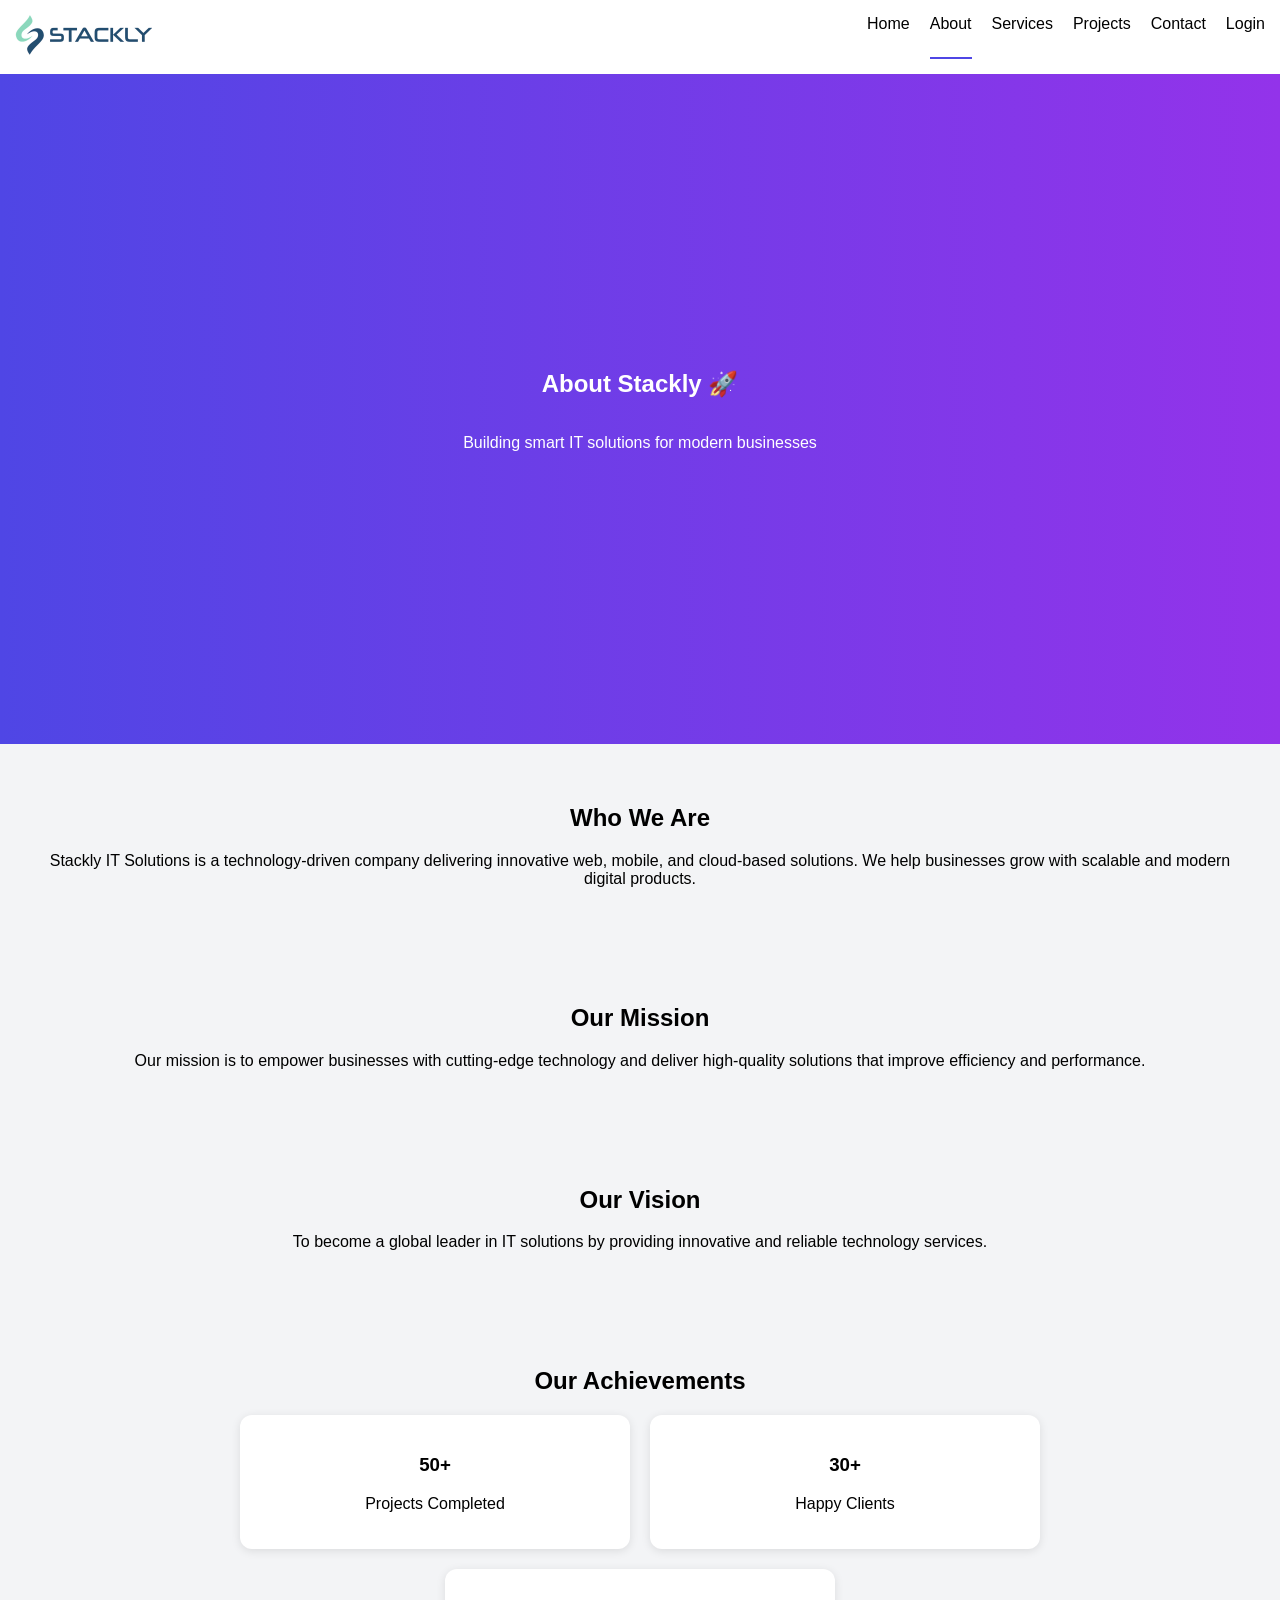
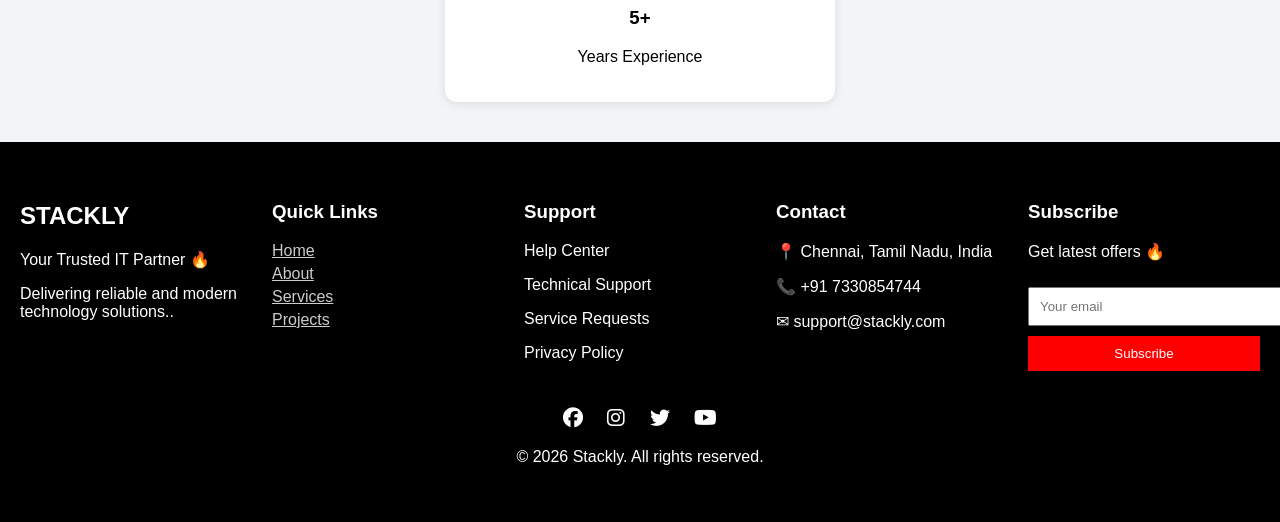
<file: about.html>
<!DOCTYPE html>
<html lang="en">
<head>
  <meta charset="UTF-8">
  <title>About - Stackly IT Solutions</title>
  <meta name="viewport" content="width=device-width, initial-scale=1.0">

  <!-- CSS -->
  <link rel="stylesheet" href="style.css">

  <!-- Font Awesome -->
  <link rel="stylesheet" href="https://cdnjs.cloudflare.com/ajax/libs/font-awesome/6.5.0/css/all.min.css">
</head>

<body>

<!-- 🔥 NAVBAR -->
<header>
  <div class="logo">
      <img src="images/stackly.logo.jpeg" alt="Stackly Logo">

  </div>
  <div class="menu-toggle" id="menu-toggle">☰</div>

  <nav id="nav">
    <a href="./index.html">Home</a>
    <a href="./about.html" class="active">About</a>
    <a href="./services.html">Services</a>
    <a href="./projects.html">Projects</a>
    <a href="./contact.html">Contact</a>
    <a href="login.html">Login</a>
  </nav>
</header>

<!-- 🔥 HERO -->
<section class="hero">
  <h1>About Stackly 🚀</h1>
  <p>Building smart IT solutions for modern businesses</p>
</section>

<!-- 🔥 CONTENT -->
<section class="section">
  <h2>Who We Are</h2>
  <p>
    Stackly IT Solutions is a technology-driven company delivering innovative web,
    mobile, and cloud-based solutions. We help businesses grow with scalable and
    modern digital products.
  </p>
</section>

<section class="section">
  <h2>Our Mission</h2>
  <p>
    Our mission is to empower businesses with cutting-edge technology and deliver
    high-quality solutions that improve efficiency and performance.
  </p>
</section>

<section class="section">
  <h2>Our Vision</h2>
  <p>
    To become a global leader in IT solutions by providing innovative and reliable
    technology services.
  </p>
</section>

<!-- 🔥 STATS -->
<section class="section">
  <h2>Our Achievements</h2>

  <div class="grid">
    <div class="card">
      <h3>50+</h3>
      <p>Projects Completed</p>
    </div>

    <div class="card">
      <h3>30+</h3>
      <p>Happy Clients</p>
    </div>

    <div class="card">
      <h3>5+</h3>
      <p>Years Experience</p>
    </div>
  </div>
</section>

<!-- 🔥 FOOTER -->
<footer class="footer">
  <div class="footer-container">

    <div class="footer-box">
      <h2>STACKLY</h2>
       <p>Your Trusted IT Partner  🔥</p>
       <p>Delivering reliable and modern technology solutions..</p>
    </div>

    <div class="footer-box">
      <h3>Quick Links</h3>
      <a href="./index.html">Home</a>
      <a href="./about.html">About</a>
      <a href="./services.html">Services</a>
      <a href="./projects.html">Projects</a>
    </div>

    <div class="footer-box">
      <h3>Support</h3>
      <p>Help Center</p>
      <p>Technical Support</p>
       <p>Service Requests</p>
       <p>Privacy Policy</p>
    </div>

    <div class="footer-box">
      <h3>Contact</h3>
      <p>📍 Chennai, Tamil Nadu, India</p>
      <p>📞 +91 7330854744</p>
      <p>✉ support@stackly.com</p>
    </div>

    <div class="footer-box">
      <h3>Subscribe</h3>
      <p>Get latest offers 🔥</p>
      <input type="email" placeholder="Your email">
      <button>Subscribe</button>
    </div>

  </div>

  <!-- Social -->
  <div class="social">
    <i class="fab fa-facebook"></i>
    <i class="fab fa-instagram"></i>
    <i class="fab fa-twitter"></i>
    <i class="fab fa-youtube"></i>
  </div>

  <p class="copyright">
    © 2026 Stackly. All rights reserved.
  </p>
</footer>

<!-- JS -->
<script src="script.js"></script>

</body>
</html>
</file>
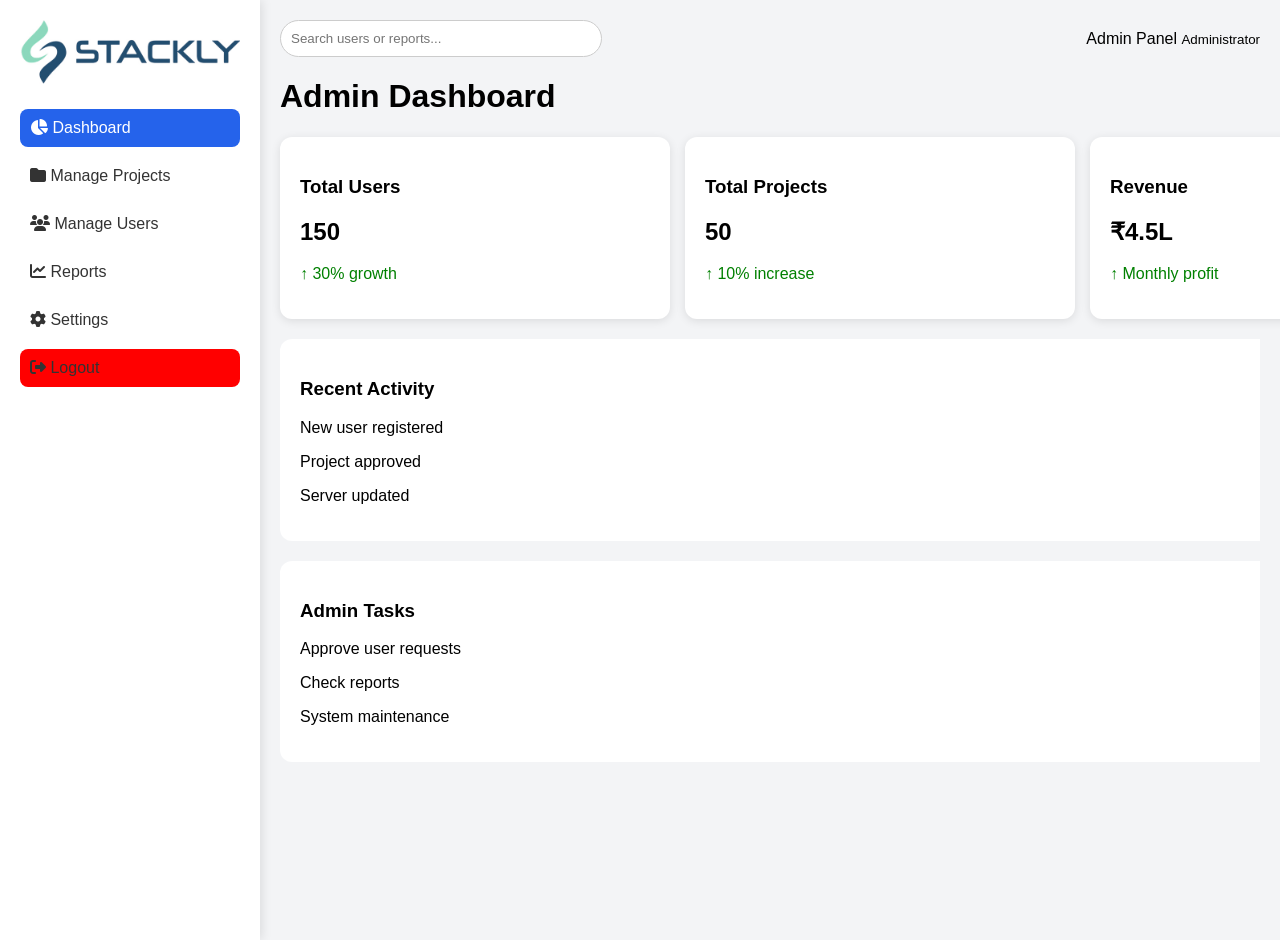
<file: admin-dashboard.html>
<!DOCTYPE html>
<html lang="en">
<head>
  <meta charset="UTF-8">
  <title>Admin Dashboard</title>
  <meta name="viewport" content="width=device-width, initial-scale=1.0">

  <link rel="stylesheet" href="style.css">

  <!-- Icons -->
  <link rel="stylesheet" href="https://cdnjs.cloudflare.com/ajax/libs/font-awesome/6.5.0/css/all.min.css">
</head>

<body>

<div class="dashboard">

  <!-- SIDEBAR -->
  <aside class="sidebar">
    <img src="images/stackly.logo.jpeg" class="logo">

    <a class="active"><i class="fa fa-chart-pie"></i> Dashboard</a>
    <a href="404.html"><i class="fa fa-folder"></i> Manage Projects</a>
    <a href="404.html"><i class="fa fa-users"></i> Manage Users</a>
    <a href="404.html"><i class="fa fa-chart-line"></i> Reports</a>
    <a href="404.html"><i class="fa fa-cog"></i> Settings</a>

    <a class="logout" onclick="logout()"><i class="fa fa-sign-out-alt"></i> Logout</a>
  </aside>

  <!-- MAIN -->
  <main class="main">

    <!-- TOP BAR -->
    <div class="topbar">
      <input type="text" placeholder="Search users or reports...">

      <div class="profile">
        <span>Admin Panel</span>
        <small>Administrator</small>
      </div>
    </div>

    <h1>Admin Dashboard</h1>

    <!-- CARDS -->
    <div class="cards">

      <div class="card">
        <h3>Total Users</h3>
        <h2>150</h2>
        <p class="green">↑ 30% growth</p>
      </div>

      <div class="card">
        <h3>Total Projects</h3>
        <h2>50</h2>
        <p class="green">↑ 10% increase</p>
      </div>

      <div class="card">
        <h3>Revenue</h3>
        <h2>₹4.5L</h2>
        <p class="green">↑ Monthly profit</p>
      </div>

    </div>

    <!-- CONTENT -->
    <div class="content">

      <div class="box">
        <h3>Recent Activity</h3>
        <p>New user registered</p>
        <p>Project approved</p>
        <p>Server updated</p>
      </div>

      <div class="box">
        <h3>Admin Tasks</h3>
        <p>Approve user requests</p>
        <p>Check reports</p>
        <p>System maintenance</p>
      </div>

    </div>

  </main>

</div>

<script src="script.js"></script>
</body>
</html>
</file>
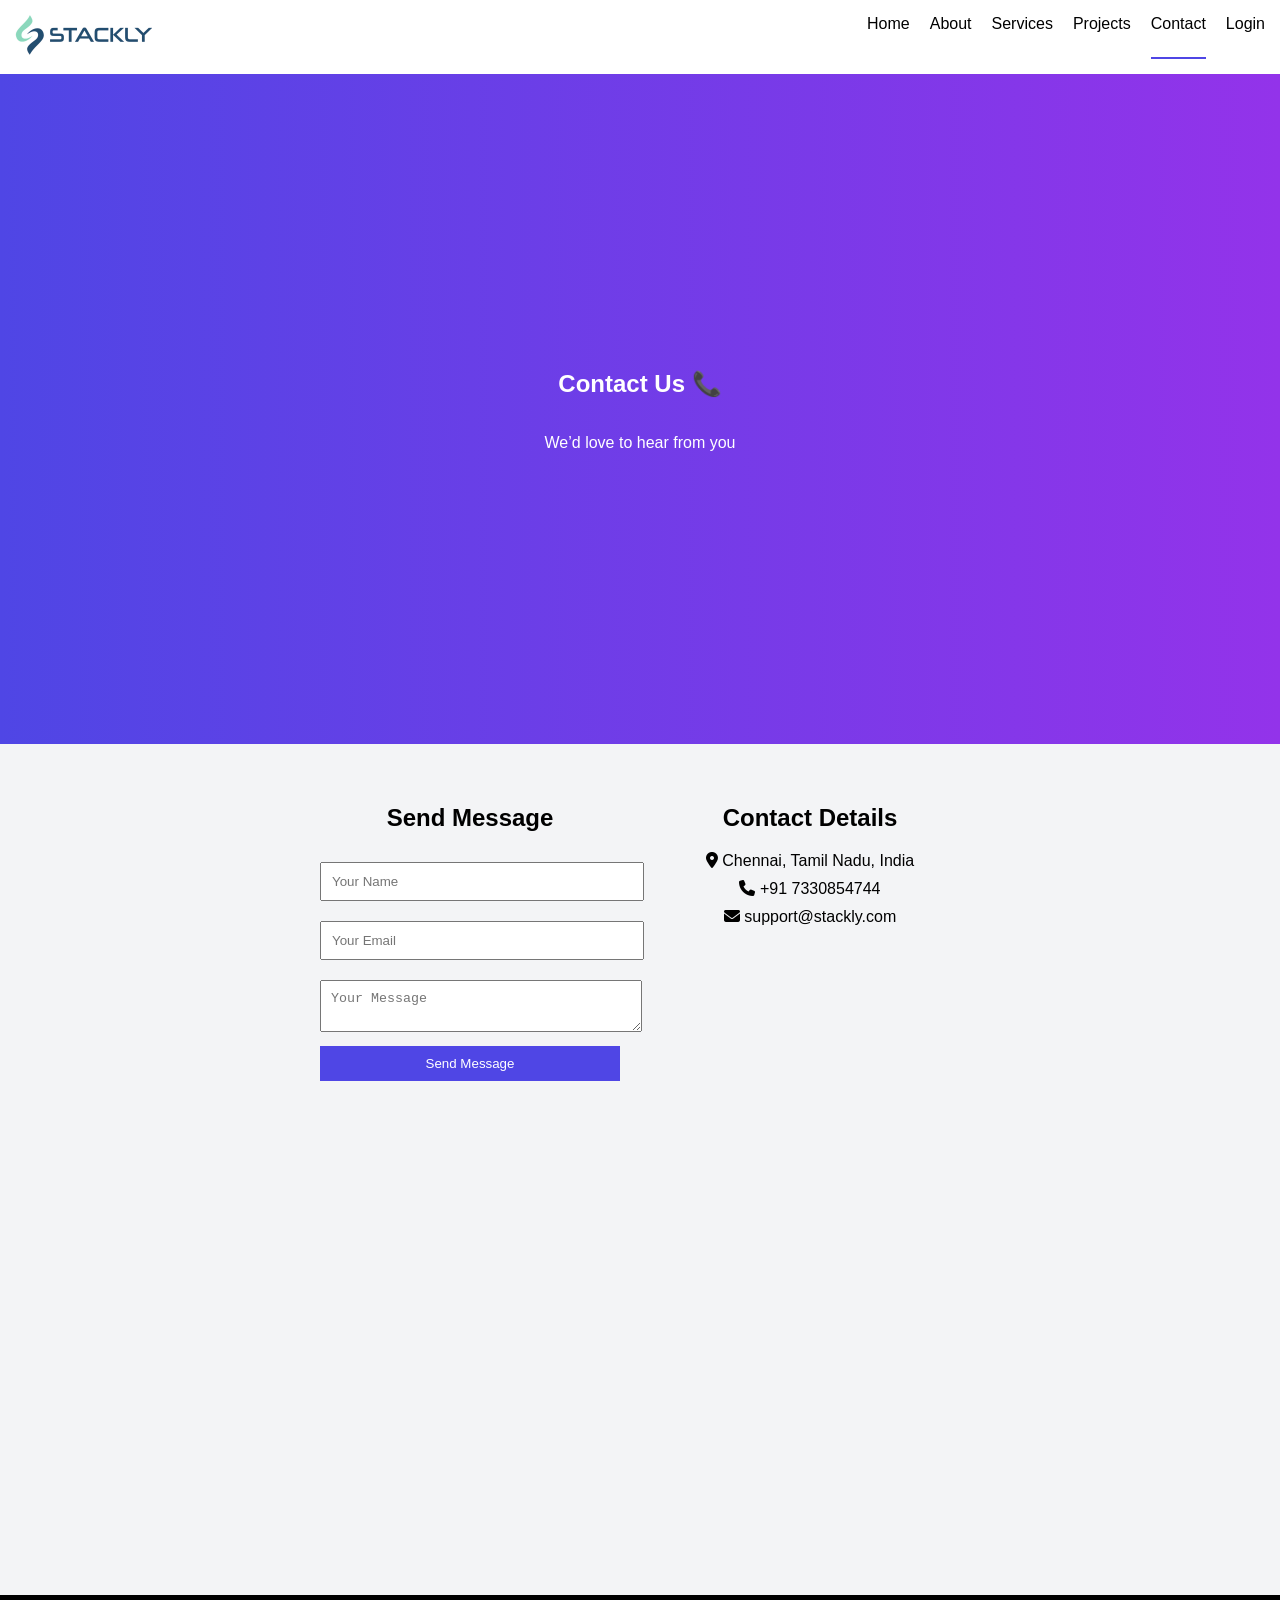
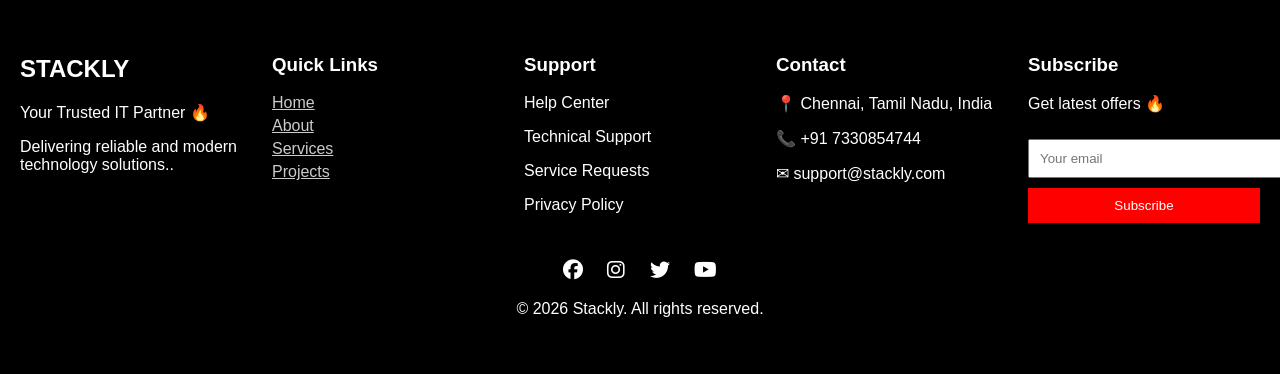
<file: contact.html>
<!DOCTYPE html>
<html lang="en">
<head>
  <meta charset="UTF-8">
  <title>Contact - Stackly IT Solutions</title>
  <meta name="viewport" content="width=device-width, initial-scale=1.0">

  <!-- CSS -->
  <link rel="stylesheet" href="style.css">

  <!-- Icons -->
  <link rel="stylesheet" href="https://cdnjs.cloudflare.com/ajax/libs/font-awesome/6.5.0/css/all.min.css">
</head>

<body>

<!-- 🔥 NAVBAR -->
<header>
  <div class="logo">
      <img src="images/stackly.logo.jpeg" alt="Stackly Logo">

  </div>
  <div class="menu-toggle" id="menu-toggle">☰</div>

  <nav id="nav">
    <a href="index.html">Home</a>
    <a href="about.html">About</a>
    <a href="services.html">Services</a>
    <a href="projects.html">Projects</a>
    <a href="contact.html" class="active">Contact</a>
    <a href="login.html">Login</a>
  </nav>
</header>

<!-- 🔥 HERO -->
<section class="hero">
  <h1>Contact Us 📞</h1>
  <p>We’d love to hear from you</p>
</section>

<!-- 🔥 CONTACT SECTION -->
<section class="section contact-container">

  <!-- Form -->
  <div class="contact-form">
    <h2>Send Message</h2>

    <input type="text" id="name" placeholder="Your Name">
    <input type="email" id="email" placeholder="Your Email">
    <textarea id="message" placeholder="Your Message"></textarea>

    <button onclick="sendMessage()">Send Message</button>
  </div>

  <!-- Contact Info -->
  <div class="contact-info">
    <h2>Contact Details</h2>

    <p><i class="fas fa-map-marker-alt"></i> Chennai, Tamil Nadu, India</p>
    <p><i class="fas fa-phone"></i> +91 7330854744</p>
    <p><i class="fas fa-envelope"></i> support@stackly.com</p>
  </div>

</section>

<!-- 🔥 GOOGLE MAP -->
<section class="map">
  <iframe 
     src="https://www.google.com/maps/embed?pb=!1m16!1m12!1m3!1d15225.000034506384!2d78.37551064700321!3d17.447744035193455!2m3!1f0!2f0!3f0!3m2!1i1024!2i768!4f13.1!2m1!1ssecond%20floor%20samridhi%20vasyam%20madhapur%20hyderabad!5e0!3m2!1sen!2sin!4v1776854431722!5m2!1sen!2sin" width="100%" height="450" style="border:0;" allowfullscreen="" loading="lazy" referrerpolicy="no-referrer-when-downgrade"></src=>
    width="100%" height="300" style="border:0;">
  </iframe>
</section>

<!-- 🔥 FOOTER -->
<footer class="footer">
  <div class="footer-container">

    <div class="footer-box">
      <h2>STACKLY</h2>
      <p>Your Trusted IT Partner  🔥</p>
      <p>Delivering reliable and modern technology solutions..</p>
    </div>

    <div class="footer-box">
      <h3>Quick Links</h3>
      <a href="index.html">Home</a>
      <a href="about.html">About</a>
      <a href="services.html">Services</a>
      <a href="projects.html">Projects</a>
    </div>

    <div class="footer-box">
      <h3>Support</h3>
      <p>Help Center</p>
      <p>Technical Support</p>
      <p>Service Requests</p>
      <p>Privacy Policy</p>
    </div>

    <div class="footer-box">
      <h3>Contact</h3>
      <p>📍 Chennai, Tamil Nadu, India</p>
      <p>📞 +91 7330854744</p>
      <p>✉ support@stackly.com</p>
    </div>

    <div class="footer-box">
      <h3>Subscribe</h3>
      <p>Get latest offers 🔥</p>
      <input type="email" placeholder="Your email">
      <button>Subscribe</button>
    </div>

  </div>

  <div class="social">
    <i class="fab fa-facebook"></i>
    <i class="fab fa-instagram"></i>
    <i class="fab fa-twitter"></i>
    <i class="fab fa-youtube"></i>
  </div>

  <p class="copyright">
    © 2026 Stackly. All rights reserved.
  </p>
</footer>

<script src="script.js"></script>

<script>
function sendMessage() {
  let name = document.getElementById("name").value;
  let email = document.getElementById("email").value;
  let message = document.getElementById("message").value;

  if(name === "" || email === "" || message === ""){
    alert("Please fill all fields!");
  } else {
    alert("Message sent successfully!");
  }
}
</script>

</body>
</html>
</file>
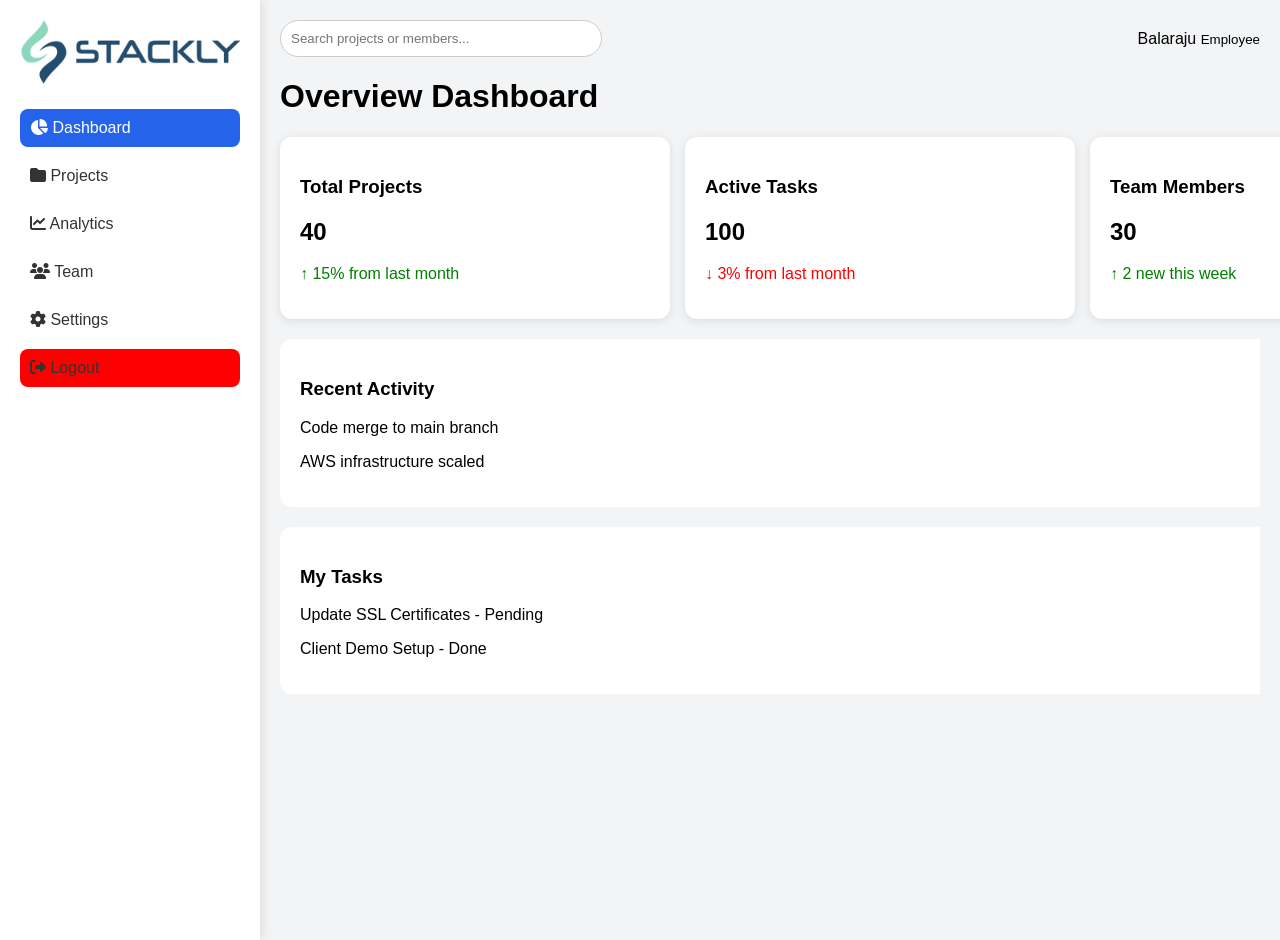
<file: employee-dashboard.html>
<!DOCTYPE html>
<html lang="en">
<head>
  <meta charset="UTF-8">
  <title>Employee Dashboard</title>
  <meta name="viewport" content="width=device-width, initial-scale=1.0">

  <link rel="stylesheet" href="style.css">

  <!-- Icons -->
  <link rel="stylesheet" href="https://cdnjs.cloudflare.com/ajax/libs/font-awesome/6.5.0/css/all.min.css">
</head>

<body>

<div class="dashboard">

  <!-- SIDEBAR -->
  <aside class="sidebar">
    <img src="images/stackly.logo.jpeg" class="logo">

    <a class="active"><i class="fa fa-chart-pie"></i> Dashboard</a>
    <a href="404.html"><i class="fa fa-folder"></i> Projects</a>
    <a href="404.html"><i class="fa fa-chart-line"></i> Analytics</a>
    <a href="404.html"><i class="fa fa-users"></i> Team</a>
    <a href="404.html"><i class="fa fa-cog"></i> Settings</a>

    <a class="logout" onclick="logout()"><i class="fa fa-sign-out-alt"></i> Logout</a>
  </aside>

  <!-- MAIN -->
  <main class="main">

    <!-- TOP BAR -->
    <div class="topbar">
      <input type="text" placeholder="Search projects or members...">

      <div class="profile">
        <span>Balaraju</span>
        <small>Employee</small>
      </div>
    </div>

    <h1>Overview Dashboard</h1>

    <!-- CARDS -->
    <div class="cards">

      <div class="card">
        <h3>Total Projects</h3>
        <h2>40</h2>
        <p class="green">↑ 15% from last month</p>
      </div>

      <div class="card">
        <h3>Active Tasks</h3>
        <h2>100</h2>
        <p class="red">↓ 3% from last month</p>
      </div>

      <div class="card">
        <h3>Team Members</h3>
        <h2>30</h2>
        <p class="green">↑ 2 new this week</p>
      </div>

    </div>

    <!-- CONTENT -->
    <div class="content">

      <div class="box">
        <h3>Recent Activity</h3>
        <p>Code merge to main branch</p>
        <p>AWS infrastructure scaled</p>
      </div>

      <div class="box">
        <h3>My Tasks</h3>
        <p>Update SSL Certificates - Pending</p>
        <p>Client Demo Setup - Done</p>
      </div>

    </div>

  </main>

</div>

<script src="script.js"></script>
</body>
</html>
</file>
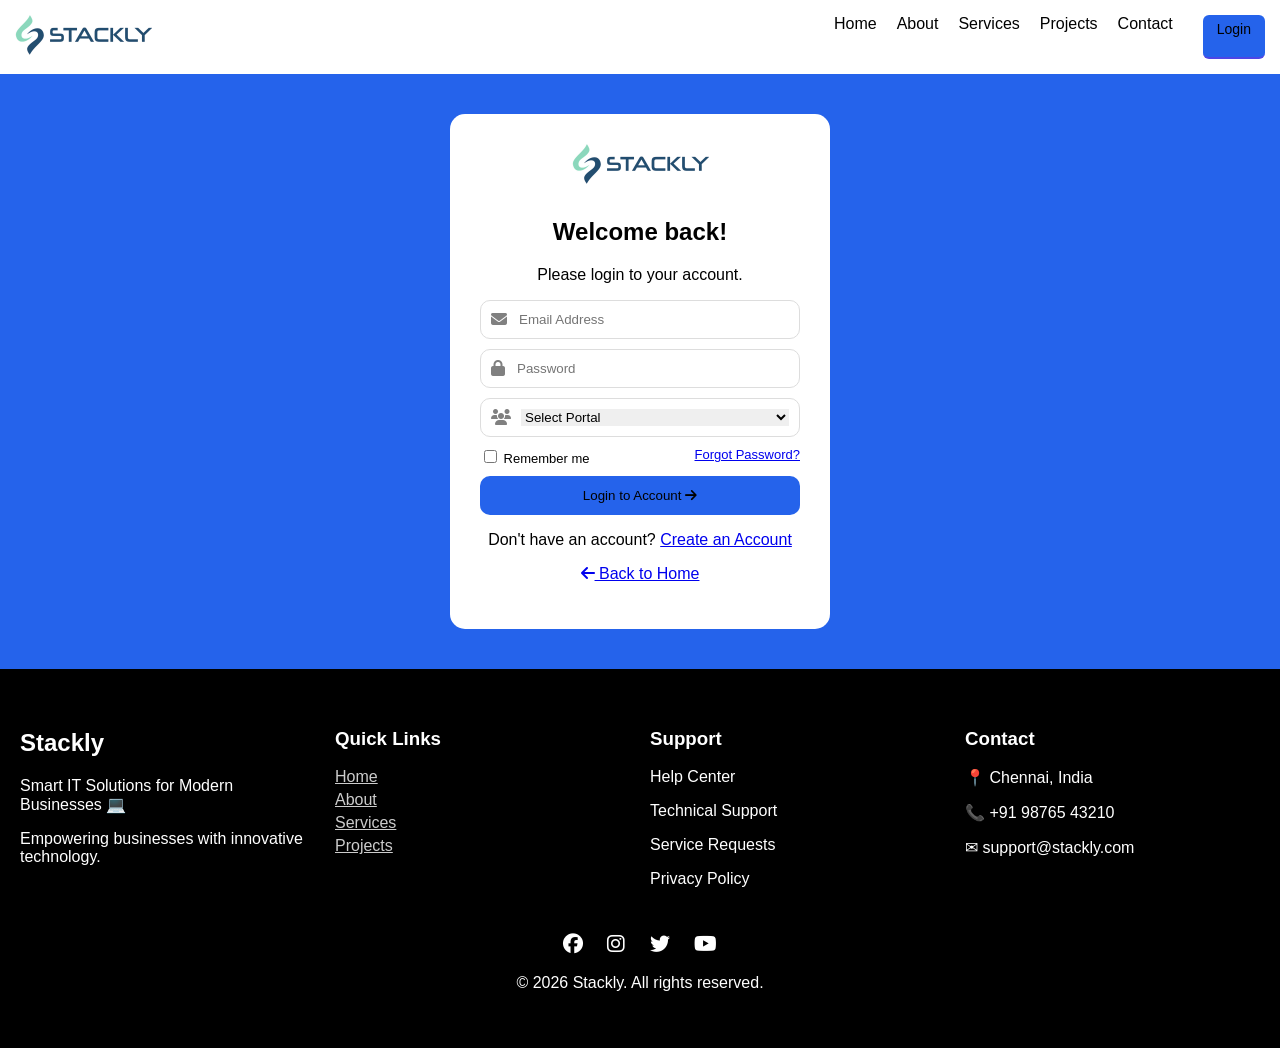
<file: login.html>
<!DOCTYPE html>
<html lang="en">
<head>
  <meta charset="UTF-8">
  <title>Login - Stackly IT Solutions</title>
  <meta name="viewport" content="width=device-width, initial-scale=1.0">

  <!-- CSS -->
  <link rel="stylesheet" href="style.css">

  <!-- Icons -->
  <link rel="stylesheet" href="https://cdnjs.cloudflare.com/ajax/libs/font-awesome/6.5.0/css/all.min.css">
</head>

<body>

<!-- 🔝 NAVBAR -->
<header>
  <div class="logo">
    <img src="images/stackly.logo.jpeg" alt="Stackly Logo">
  </div>

  <div class="menu-toggle" id="menu-toggle">☰</div>

  <nav id="nav">
    <a href="index.html">Home</a>
    <a href="about.html">About</a>
    <a href="services.html">Services</a>
    <a href="projects.html">Projects</a>
    <a href="contact.html">Contact</a>
    <a href="login.html" class="login-btn active">Login</a>
  </nav>
</header>

<!-- 🔐 LOGIN SECTION -->
<section class="login-page">

  <div class="login-container">

    <!-- LOGO -->
    <img src="images/stackly.logo.jpeg" class="login-logo">

    <h2>Welcome back!</h2>
    <p>Please login to your account.</p>

    <!-- EMAIL -->
    <div class="input-box">
      <i class="fa fa-envelope"></i>
      <input type="email" id="loginEmail" placeholder="Email Address">
    </div>

    <!-- PASSWORD -->
    <div class="input-box">
      <i class="fa fa-lock"></i>
      <input type="password" id="loginPassword" placeholder="Password">
    </div>

    <!-- ROLE -->
    <div class="input-box">
      <i class="fa fa-users"></i>
      <select id="loginRole">
        <option value="">Select Portal</option>
        <option value="employee">Employee Portal</option>
        <option value="admin">Admin Portal</option>
      </select>
    </div>

    <!-- OPTIONS -->
    <div class="options">
      <label><input type="checkbox"> Remember me</label>
      <a href="#">Forgot Password?</a>
    </div>

    <!-- BUTTON -->
    <button onclick="login()" class="login-btn-main">
      Login to Account <i class="fa fa-arrow-right"></i>
    </button>

    <!-- LINKS -->
    <p class="bottom-text">
      Don't have an account? <a href="signup.html">Create an Account</a>
    </p>

    <p class="back-home">
      <a href="index.html"><i class="fa fa-arrow-left"></i> Back to Home</a>
    </p>

  </div>

</section>

<!-- 🔻 FOOTER -->
<footer class="footer">
  <div class="footer-container">

    <div class="footer-box">
      <h2>Stackly</h2>
      <p>Smart IT Solutions for Modern Businesses 💻</p>
      <p>Empowering businesses with innovative technology.</p>
    </div>

    <div class="footer-box">
      <h3>Quick Links</h3>
      <a href="index.html">Home</a>
      <a href="about.html">About</a>
      <a href="services.html">Services</a>
      <a href="projects.html">Projects</a>
    </div>

    <div class="footer-box">
      <h3>Support</h3>
      <p>Help Center</p>
      <p>Technical Support</p>
      <p>Service Requests</p>
      <p>Privacy Policy</p>
    </div>

    <div class="footer-box">
      <h3>Contact</h3>
      <p>📍 Chennai, India</p>
      <p>📞 +91 98765 43210</p>
      <p>✉ support@stackly.com</p>
    </div>

  </div>

  <div class="social">
    <i class="fab fa-facebook"></i>
    <i class="fab fa-instagram"></i>
    <i class="fab fa-twitter"></i>
    <i class="fab fa-youtube"></i>
  </div>

  <p class="copyright">
    © 2026 Stackly. All rights reserved.
  </p>
</footer>

<script src="script.js"></script>
</body>
</html>
</file>
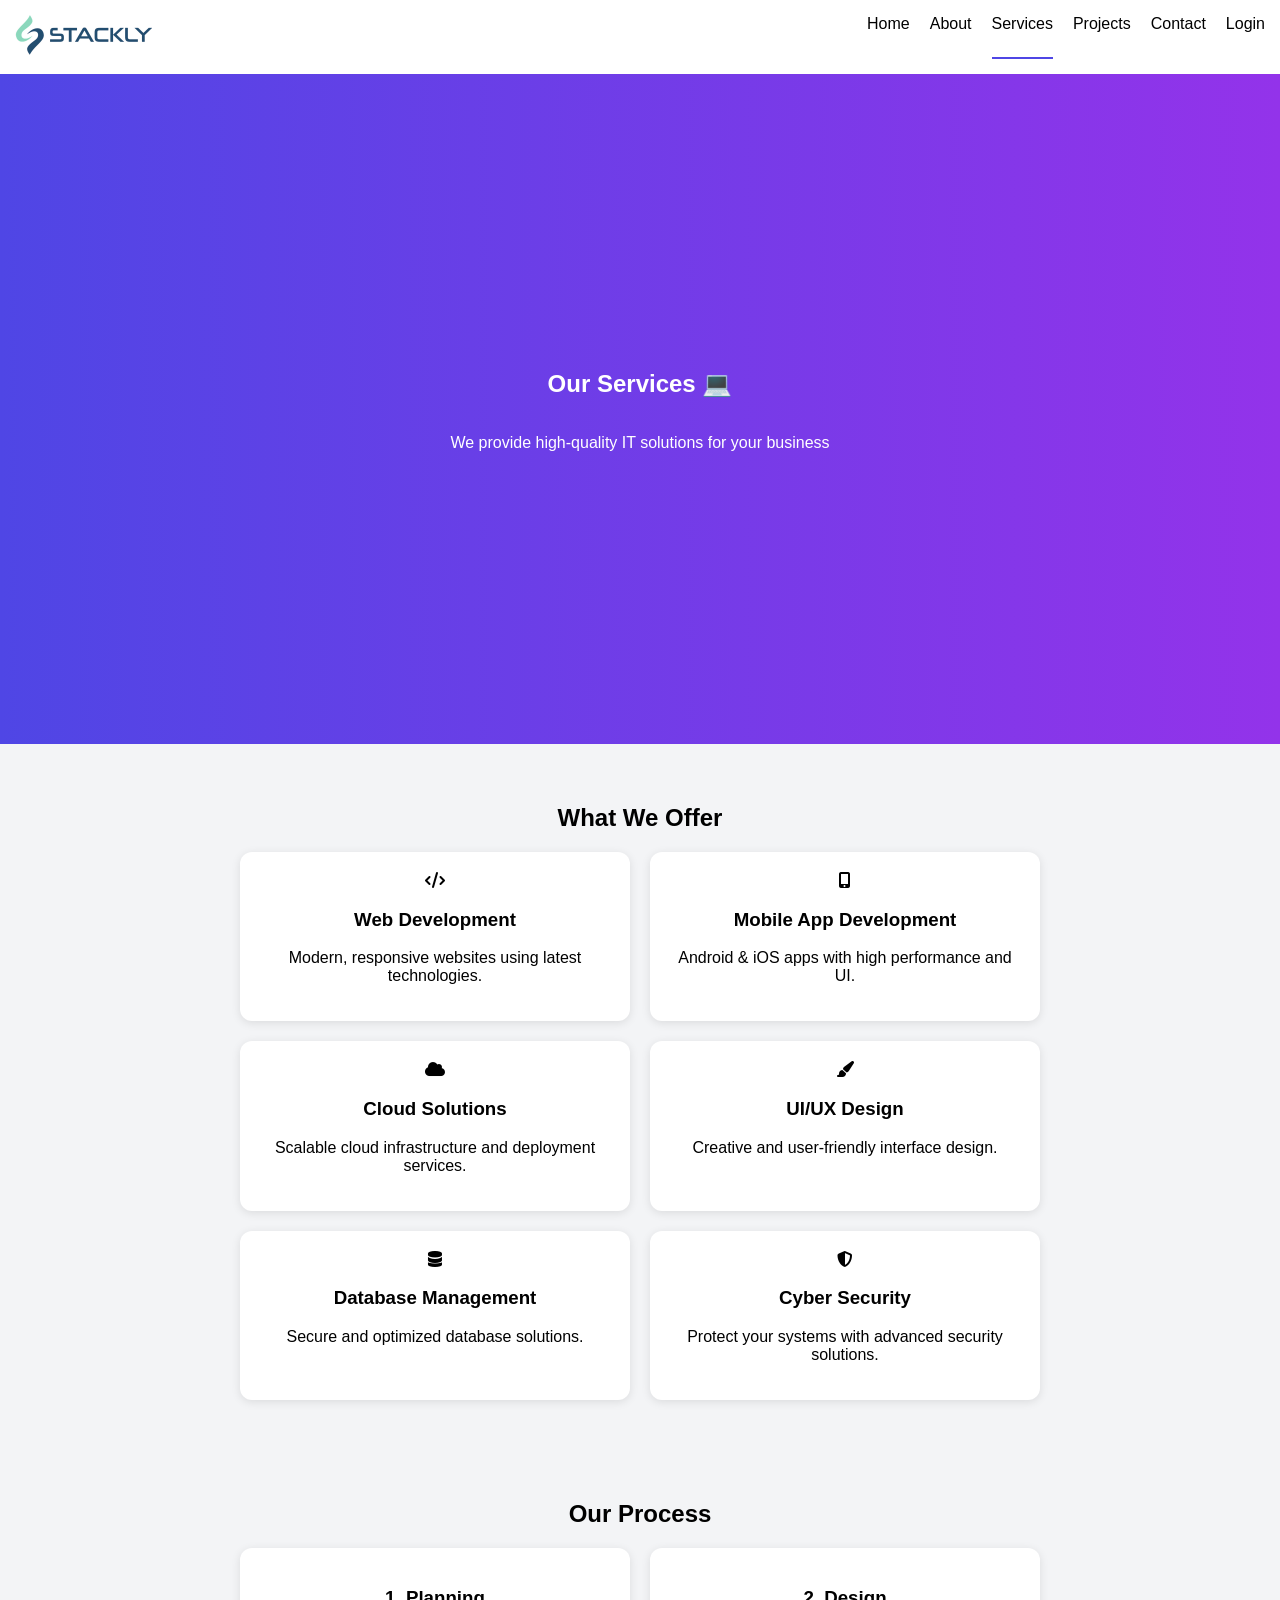
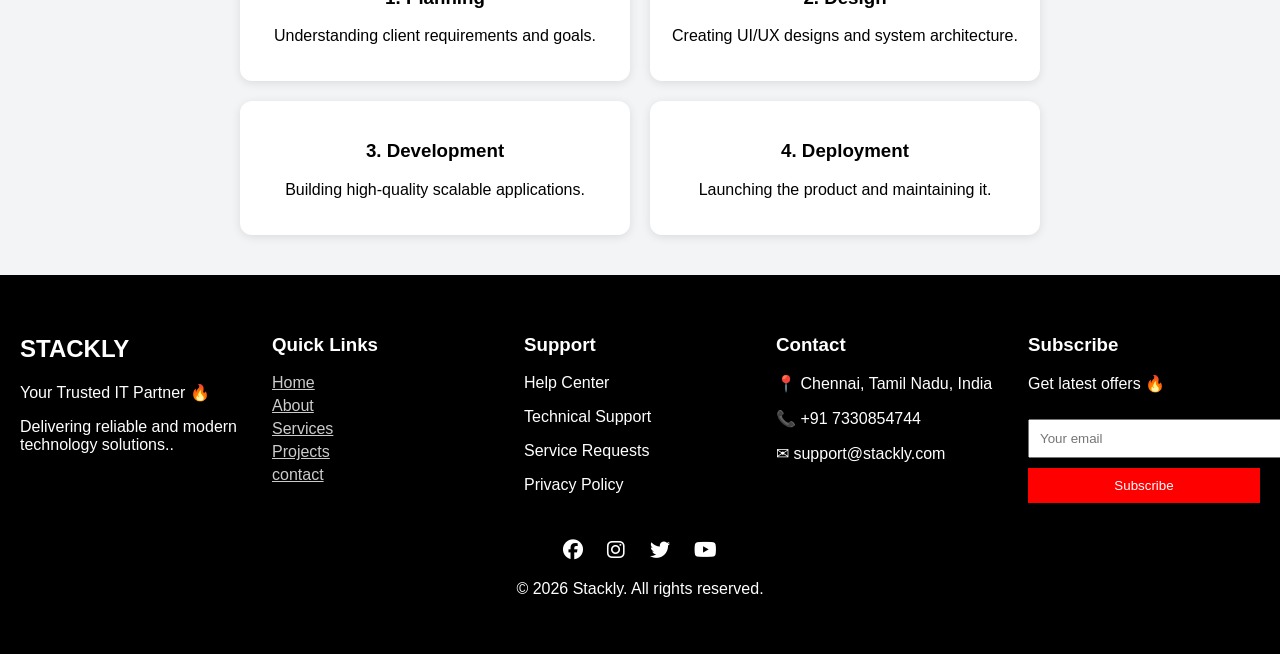
<file: services.html>
<!DOCTYPE html>
<html lang="en">
<head>
  <meta charset="UTF-8">
  <title>Services - Stackly IT Solutions</title>
  <meta name="viewport" content="width=device-width, initial-scale=1.0">

  <!-- CSS -->
  <link rel="stylesheet" href="style.css">

  <!-- Icons -->
  <link rel="stylesheet" href="https://cdnjs.cloudflare.com/ajax/libs/font-awesome/6.5.0/css/all.min.css">
</head>

<body>

<!-- 🔥 NAVBAR -->
<header>
  <div class="logo">
      <img src="images/stackly.logo.jpeg" alt="Stackly Logo">

  </div>
  <div class="menu-toggle" id="menu-toggle">☰</div>

  <nav id="nav">
    <a href="index.html">Home</a>
    <a href="about.html">About</a>
    <a href="services.html" class="active">Services</a>
    <a href="projects.html">Projects</a>
    <a href="contact.html">Contact</a>
    <a href="login.html">Login</a>
  </nav>
</header>

<!-- 🔥 HERO -->
<section class="hero">
  <h1>Our Services 💻</h1>
  <p>We provide high-quality IT solutions for your business</p>
</section>

<!-- 🔥 SERVICES CARDS -->
<section class="section">
  <h2>What We Offer</h2>

  <div class="grid">

    <div class="card">
      <i class="fas fa-code"></i>
      <h3>Web Development</h3>
      <p>Modern, responsive websites using latest technologies.</p>
    </div>

    <div class="card">
      <i class="fas fa-mobile-alt"></i>
      <h3>Mobile App Development</h3>
      <p>Android & iOS apps with high performance and UI.</p>
    </div>

    <div class="card">
      <i class="fas fa-cloud"></i>
      <h3>Cloud Solutions</h3>
      <p>Scalable cloud infrastructure and deployment services.</p>
    </div>

    <div class="card">
      <i class="fas fa-paint-brush"></i>
      <h3>UI/UX Design</h3>
      <p>Creative and user-friendly interface design.</p>
    </div>

    <div class="card">
      <i class="fas fa-database"></i>
      <h3>Database Management</h3>
      <p>Secure and optimized database solutions.</p>
    </div>

    <div class="card">
      <i class="fas fa-shield-alt"></i>
      <h3>Cyber Security</h3>
      <p>Protect your systems with advanced security solutions.</p>
    </div>

  </div>
</section>

<!-- 🔥 PROCESS SECTION -->
<section class="section">
  <h2>Our Process</h2>

  <div class="grid">

    <div class="card">
      <h3>1. Planning</h3>
      <p>Understanding client requirements and goals.</p>
    </div>

    <div class="card">
      <h3>2. Design</h3>
      <p>Creating UI/UX designs and system architecture.</p>
    </div>

    <div class="card">
      <h3>3. Development</h3>
      <p>Building high-quality scalable applications.</p>
    </div>

    <div class="card">
      <h3>4. Deployment</h3>
      <p>Launching the product and maintaining it.</p>
    </div>

  </div>
</section>

<!-- 🔥 FOOTER -->
<footer class="footer">
  <div class="footer-container">

    <div class="footer-box">
      <h2>STACKLY</h2>
       <p>Your Trusted IT Partner  🔥</p>
       <p>Delivering reliable and modern technology solutions..</p>
    </div>

    <div class="footer-box">
      <h3>Quick Links</h3>
      <a href="index.html">Home</a>
      <a href="about.html">About</a>
      <a href="services.html">Services</a>
      <a href="projects.html">Projects</a>
      <a href="contact.html">contact</a>
    </div>

    <div class="footer-box">
      <h3>Support</h3>
      
    <p>Help Center</p>
    <p>Technical Support</p>
    <p>Service Requests</p>
     <p>Privacy Policy</p>
    </div>

    <div class="footer-box">
      <h3>Contact</h3>
      <p>📍 Chennai, Tamil Nadu, India</p>
      <p>📞 +91 7330854744</p>
      <p>✉ support@stackly.com</p>
    </div>

    <div class="footer-box">
      <h3>Subscribe</h3>
      <p>Get latest offers 🔥</p>
      <input type="email" placeholder="Your email">
      <button>Subscribe</button>
    </div>

  </div>

  <div class="social">
    <i class="fab fa-facebook"></i>
    <i class="fab fa-instagram"></i>
    <i class="fab fa-twitter"></i>
    <i class="fab fa-youtube"></i>
  </div>

  <p class="copyright">
    © 2026 Stackly. All rights reserved.
  </p>
</footer>

<script src="script.js"></script>

</body>
</html>
</file>
<file: style.css>
body {
  margin: 0;
  font-family: arial;
   background: #f3f4f6;
  
}

/* NAVBAR */
header {
  display: flex;
  justify-content: space-between;
  padding: 15px;
  background: white;
  color: black;
}

.logo img {
  height: 40px;
  width: auto;
}

nav {
  display: flex;
  gap: 20px;
}
nav a {
  color:black;
  text-decoration: none;
}

/* HERO */
.hero {
  height: 70vh;
  display: flex;
  flex-direction: column;
  justify-content: center;
  align-items: center;
  background: linear-gradient(to right, #4f46e5, #9333ea);
  color: white;
  text-align: center;
  padding: 20px;
}

/* SECTION */
.section {
  padding: 40px;
  text-align: center;
  background-color: transparent;
}


.input-box {
  display: flex;
  align-items: center;
  border: 1px solid #ddd;
  border-radius: 10px;
  padding: 10px;
  margin: 10px 0;
}

.input-box i {
  margin-right: 10px;
  color: gray;
}

.input-box input,
.input-box select {
  border: none;
  outline: none;
  width: 100%;
}

/* OPTIONS */
.options {
  display: flex;
  justify-content: space-between;
  font-size: 13px;
}

/* BUTTON */
.login-btn-main {
  width: 100%;
  padding: 12px;
  background: #2563eb;
  color:black;
  border: none;
  border-radius: 10px;
  margin-top: 10px;
  cursor: pointer;
}

/* NAVBAR LOGIN BUTTON */
.login-btn {
  background: #2563eb;
  color: black;
  padding: 6px 14px;
  border-radius: 6px;
  font-size: 14px;
  margin-left: 10px;
  text-decoration: none;
  transition: 0.3s;
}



/* HOVER EFFECT */
.login-btn:hover {
  background: #1d4ed8;
}

@media (max-width: 768px) {

   nav {
    position: absolute;
    top: 60px;
    left: 0;            /* CHANGE */
    width: 100%;        /* FULL WIDTH */
    background: #222;

    display: flex;
    flex-direction: column;

    max-height: 0;
    overflow: hidden;
    transition: max-height 0.4s ease;

    z-index: 1000;
  }

  nav.active {
    display: flex;
  }


  .login-btn {
    width: 100%;
    text-align: center;
    margin-top: 10px;
  }

  .menu-toggle {
   display:block;
   font-size:24px;
   cursor: pointer;
  }
}





/* FOOTER */
.footer {
  background: #000;
  color: #fff;
  padding: 40px 20px;
}

.footer-container {
  display: flex;
  flex-wrap: wrap;
  gap: 20px;
}

.footer-box {
  flex: 1;
  min-width: 180px;
}

.footer-box a {
  display: block;
  color: #ccc;
  margin: 5px 0;
}

.footer-box input {
  width: 100%;
  padding: 10px;
  margin-top: 10px;
}

.footer-box button {
  width: 100%;
  padding: 10px;
  margin-top: 10px;
  background: red;
  color: white;
  border: none;
}

.social {
  text-align: center;
  margin-top: 20px;
}

.social i {
  margin: 10px;
  font-size: 20px;
}

.copyright {
  text-align: center;
  margin-top: 10px;
}


@media (max-width: 768p){

  .footer-container {
    flex-direction: column;
    text-align: center;
  }
}

/* Grid for stats */
.grid {
  display: flex;
  justify-content: center;
  gap: 20px;
  flex-wrap: wrap;
}

.dashboard-page {
  overflow: hidden;
}

.dashboard-page .main {
  overflow-y: auto;
  height: 100vh;
}


.card {
  background: #f3f3f3;
  padding: 20px;
  width: 350px;
  border-radius: 10px;
  transition: 0.3s;
}

.card:hover {
  transform: scale(1.05);
}

/* Projects Grid */
.projects-grid {
  display: flex;
  flex-wrap: wrap;
  gap: 20px;
  justify-content: center;
}

/* Project Card */
.project-card {
  width: 300px;
  background: #fff;
  border-radius: 10px;
  overflow: hidden;
  box-shadow: 0 2px 10px rgba(0,0,0,0.1);
  transition: 0.3s;
}

.project-card img {
  width: 100%;
  height: 200px;
  object-fit: cover;
}

.project-info {
  padding: 15px;
  text-align: center;
}

.project-card:hover {
  transform: translateY(-5px);
}

/* Contact Layout */
.contact-container {
  display: flex;
  gap: 40px;
  justify-content: center;
  flex-wrap: wrap;
}

/* Form */
.contact-form {
  width: 300px;
}

.contact-form input,
.contact-form textarea {
  width: 100%;
  padding: 10px;
  margin: 10px 0;
}

.contact-form button {
  width: 100%;
  padding: 10px;
  background: #4f46e5;
  color: white;
  border: none;
}

/* Info */
.contact-info {
  width: 300px;
}

.contact-info p {
  margin: 10px 0;
}

/* Map */
.map {
  margin-top: 20px;
}

nav a.active {
  border-bottom: 2px solid #4f46e5;
}

/* Hide menu toggle in desktop */
.menu-toggle {
  display: none;
  font-size: 26px;
  cursor: pointer;
  
}

/* Desktop menu */
nav {
  display: flex;
  gap: 20px;
}

/* Auth Pages */
.auth-body {
  display: flex;
  justify-content: center;
  align-items: center;
  height: 80vh;
  background: blueviolet;
}

.auth-box {
  background: lightseagreen;
  padding: 30px;
  width: 300px;
  text-align: center;
  border-radius: 10px;
  box-shadow: 0 0 10px rgba(0,0,0,0.1);
}

.auth-box input {
  width: 85%;
  padding: 10px;
  margin: 10px 0;
  border-radius: 10px;
}

.auth-box button {
  width: 90%;
  padding: 10px;
  background: #4f46e5;
  color: white;
  border: none;
  border-radius: 10px;
}

.auth-box select {
  width: 91%;
  padding: 10px;
  margin: 11px 0;
  border-radius: 10px;
  border: 1px solid #ccc;
}

/* LOGIN PAGE */
.login-page {
  background: #2563eb;
  display: flex;
  justify-content: center;
  align-items: center;
  padding: 40px 20px;
}

.login-container {
  background: white;
  padding: 30px;
  width: 320px;
  border-radius: 15px;
  text-align: center;
}

.login-logo {
  height: 40px;
  margin-bottom: 10px;
}



/* ================== DASHBOARD LAYOUT ================== */
.dashboard {
  display: flex;
  min-height: 100vh;
  background: #f3f4f6;
}

/* ================== SIDEBAR ================== */
.sidebar {
  width: 220px;
  background: white;
  padding: 20px;
  display: flex;
  flex-direction: column;
  box-shadow: 2px 0 10px rgba(0,0,0,0.1);
}

.sidebar .logo {
  font-size: 22px;
  font-weight: bold;
  margin-bottom: 20px;
}

.sidebar a {
  padding: 10px;
  margin: 5px 0;
  text-decoration: none;
  color: #333;
  border-radius: 8px;
  transition: 0.3s;
}

.sidebar a:hover {
  background: #e0e7ff;
}

.sidebar a.active {
  background: #2563eb;
  color: white;
}

/* LOGOUT BUTTON */
.logout {
  margin-top: auto;
  padding: 10px;
  background: red;
  color: white;
  border: none;
  border-radius: 8px;
  cursor: pointer;
}

/* ================== MAIN ================== */
.main {
  flex: 1;
  padding: 20px;
  overflow-y: auto;  /* ✅ vertical scroll here */
  height: 100vh
}

/* ================== TOPBAR ================== */
.topbar {
  display: flex;
  justify-content: space-between;
  align-items: center;
  margin-bottom: 20px;
}

.topbar input {
  padding: 10px;
  width: 300px;
  border-radius: 20px;
  border: 1px solid #ccc;
}
/* ================== CARDS ================== */

.card {
  background: white;
  padding: 20px;
  border-radius: 12px;
  box-shadow: 0 2px 10px rgba(0,0,0,0.1);
}

.green {
  color: green;
}

.red {
  color: red;
}

/* ================== CONTENT ================== */
.content {
  display: flex;
  gap: 20px;
  margin-top: 20px;
  overflow-x: auto;
}

.box {
  flex: 1;
  background-color:white;
  padding: 20px;
  border-radius: 12px;
  min-width:200px;
  width: 200px;
}
.cards {
  display: grid;
  grid-template-columns: repeat(3, 1fr); /* side by side */
  gap: 15px;
}
 
/* ================== MOBILE ================== */
@media (max-width: 768px) {

  
  .card {
    width:250px;
  }
  .dashboard {
    
    height: 100vh;
    display: flex;
  }

  .sidebar {
    width: 100%;
    flex-direction: row;
    overflow-x: auto;
     white-space: nowrap;
     display: flex;
  }

  .sidebar a {
    text-align: center;
    font-size: 14px;
    flex-shrink: 0;
    min-width: 120px;
  }

  .logout {
    flex: 1;
  }

  .topbar {
    flex-direction: column;
    align-items:stretch;
    gap: 10px;
  }

  .topbar input {
    width: 100%;
  }
  
}

.content {
  display: flex;
  flex-direction: column; /* stack */
  gap: 20px;
  margin-top: 20px;
  overflow-x: hidden; /* no horizontal scroll */
}

.box {
  width: 100%;
  min-width: unset;
}


  nav.active {
    display: flex;
  }
</file>
